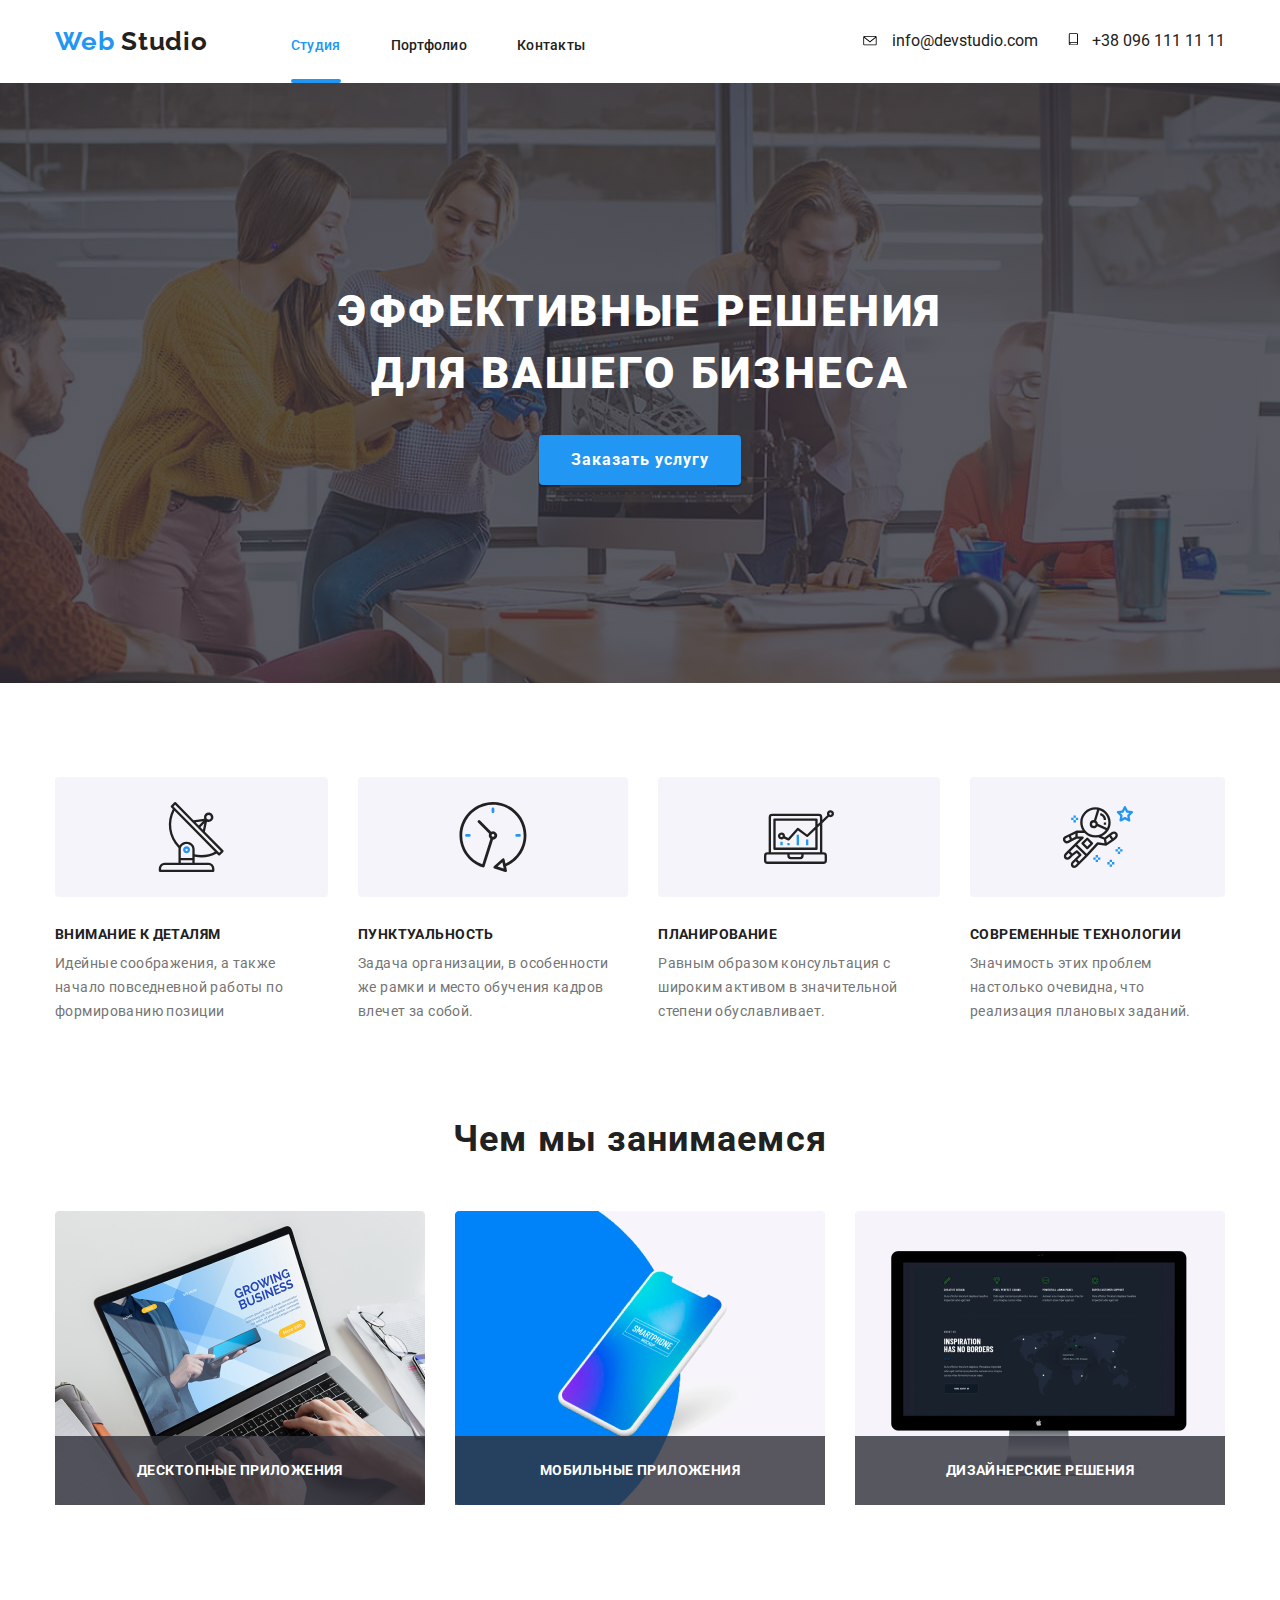
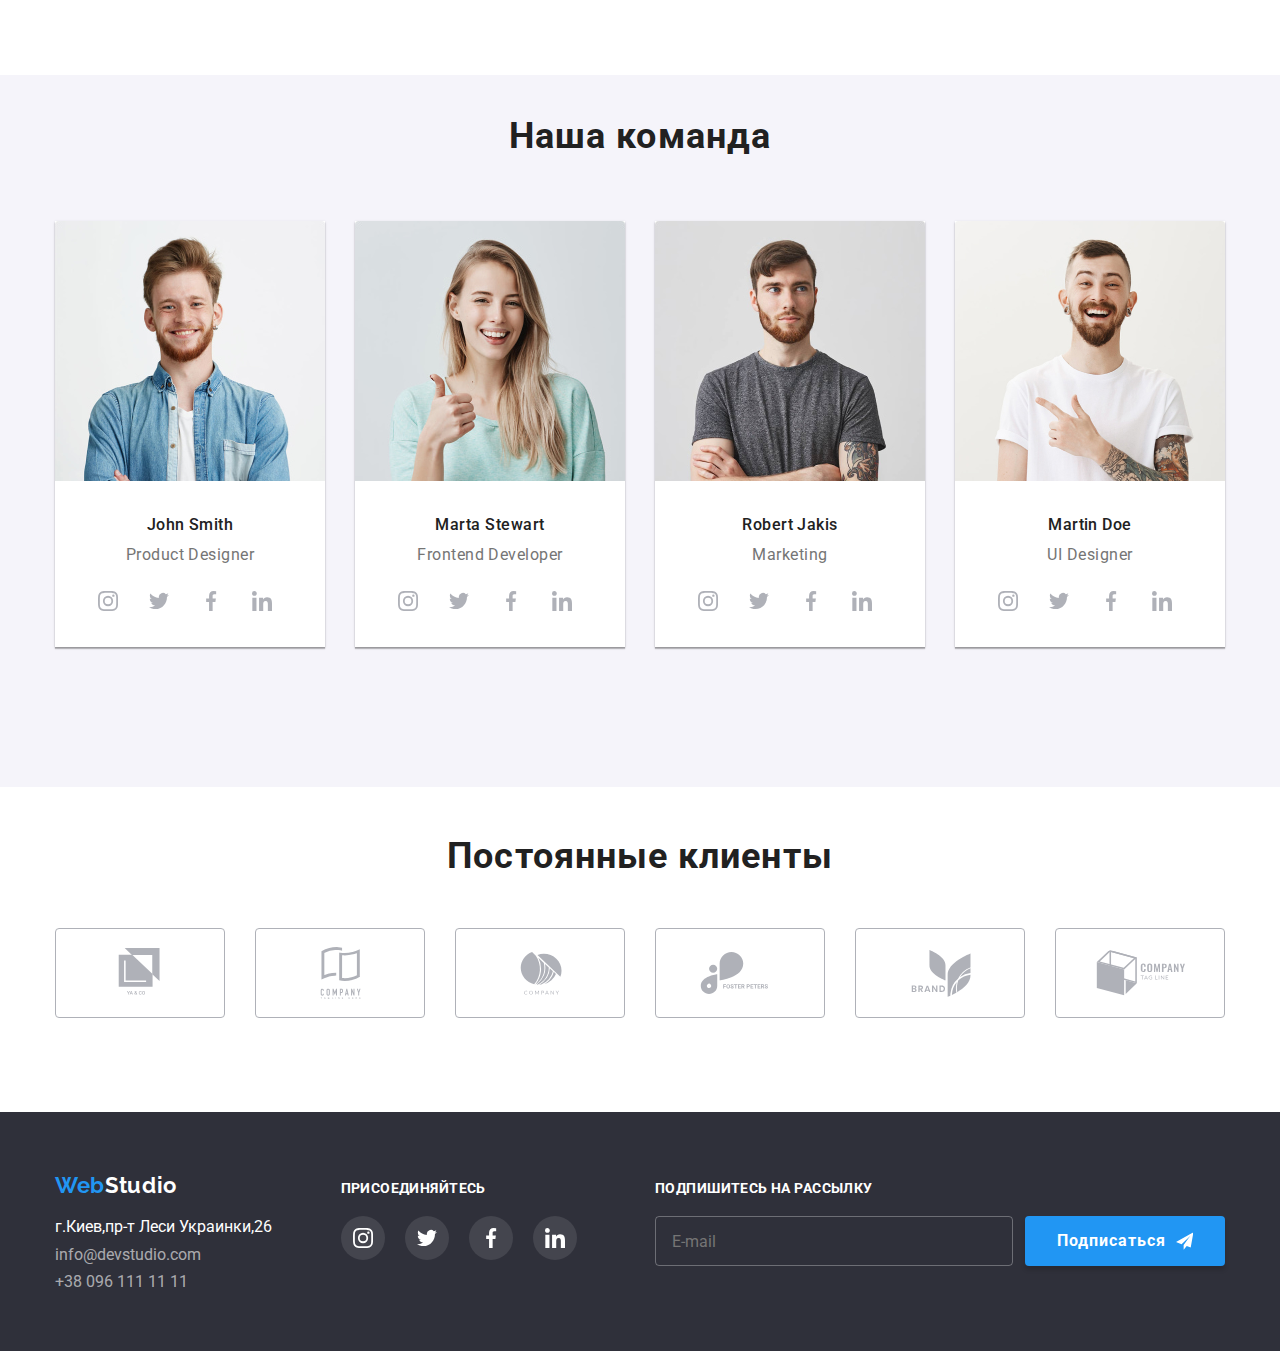
<file: index.html>
<!DOCTYPE html>
<html lang="ru">
  <head>
    <meta charset="UTF-8"/>
    <meta name="viewport" content="width=device-width, initial-scale=1.0"/>
    <title>Web-studio-v-1</title>
    <link
      href="https://fonts.googleapis.com/css2?family=Raleway:wght@700&family=Roboto:wght@400;500;700&display=swap"
      rel="stylesheet"/>
    <link rel="stylesheet" href="./css/normalize.css"/>
    <link rel="stylesheet" href="./css/main.min.css"/>
  </head>
  <body>
    
    <!---Шапка сайта-->
    <header>
      <div class="container">
        <nav class="page-nav">
          <a href="./index.html" class="logo-header"
            ><span class="logo-web-header">Web</span> Studio</a>
          <ul class="site-nav link">
            <li class="nav-box">
              <a class="nav-link link current" href="./index.html">Студия</a>
            </li>
            <li class="nav-box">
              <a class="nav-link link" href="./portfolio.html">Портфолио</a>
            </li>
            <li class="nav-box">
              <a class="nav-link link" href="">Контакты</a>
            </li>
          </ul>

          <address class="contacts">
            
            <a class="mail-box" href="mailto:info@devstudio.com">
              <svg class="icon-mail">
                <use href="./images/sprite.svg#icon-envelope"></use>
              </svg>
              info@devstudio.com</a>
            
            <a class="smartphone-box" href="tel:+380961111111">
              <svg class="icon-smartphone">
                <use href="./images/sprite.svg#icon-smartphone"></use>
              </svg>
              +38 096 111 11 11</a>
           
          </address>
        </nav>
      </div>
    </header>
    <!--Секции-->
    <main>
      <!--Герой-->
      <div class="overlay">
        <div class="hero-box">
          <section class="hero">
            <h1 class="hero-title">
              эффективные решения <br />
              для вашего бизнеса
            </h1>
            <button class="button" data-modal-open>Заказать услугу</button>
          </section>
        </div>
      </div>
      <!--Приемущества-->
      <section class="section advantages">
        <div class="container">
          <h2 class="invisible-title">Invisible heading</h2>
          <ul class="advantages-list">
            <li class="advantages-box antenna">
              <div class="advantages-items">
                <svg class="advantages-box-items">
                <use href="./images/sprite.svg#icon-Antenna-1"></use>
              </svg>
              </div>
              <h3 class="title">Внимание к деталям</h3>
              <p class="advantages-text">
                Идейные соображения, а также начало повседневной работы по
                формированию позиции
              </p>
            </li>

            <li class="advantages-box clock">
              <div class="advantages-items">
                <svg class="advantages-box-items">
                <use href="./images/sprite.svg#icon-clock-1"></use>
              </svg>
              </div>
              <h3 class="title">Пунктуальность</h3>
              <p class="advantages-text">
                Задача организации, в особенности же рамки и место обучения
                кадров влечет за собой.
              </p>
            </li>

            <li class="advantages-box diagram">
              <div class="advantages-items">
                <svg class="advantages-box-items">
                <use href="./images/sprite.svg#icon-diagram-1"></use>
              </svg>
              </div>
              <h3 class="title">Планирование</h3>
              <p class="advantages-text">
                Равным образом консультация с широким активом в значительной
                степени обуславливает.
              </p>
            </li>

            <li class="advantages-box group">
              <div class="advantages-items">
                <svg class="advantages-box-items">
                <use href="./images/sprite.svg#icon-astronaut-1"></use>
              </svg>
              </div>
              <h3 class="title">Современные технологии</h3>
              <p class="advantages-text">
                Значимость этих проблем настолько очевидна, что реализация
                плановых заданий.
              </p>
            </li>
          </ul>
        </div>
      </section>
      <!--Деятельность-->
      <section class="section activity">
        <div class="container">
          <h2 class="section-title">Чем мы занимаемся</h2>
          <ul class="activity-list">
            <li class="activity-box">
              <a href=""><img src="./images/img.png" alt="laptop" /></a>
              <h3 class="title">Десктопные приложения</h3>
            </li>

            <li class="activity-box">
              <a href=""><img src="./images/box.png" alt="smartphone" /></a>
              <h3 class="title">Мобильные приложения</h3>
            </li>

            <li class="activity-box">
              <a href=""><img src="./images/img1.png" alt="monitor" /></a>
              <h3 class="title">Дизайнерские решения</h3>
            </li>
          </ul>
        </div>
      </section>
      <!--Команда-->
      <section class="section team">
        <div class="container">
          <h2 class="section-title team">Наша команда</h2>
          <ul class="team-list">
            <li class="team-box">
              <img
                class="team-photo"
                src="./images/img_1.jpg"
                alt="John Smith"/>
              <h3 class="title team">John Smith</h3>
              <p class="team-text">Product Designer</p>
              <div class="social-box">
              <a class="social-link-team" href="" aria-label="Ссылка на Instagram">
                <svg class="icon-instagram">
                  <use href="./images/sprite.svg#icon-icon-instagram"></use>
                </svg>
                </a>
              <a class="social-link-team" href="" aria-label="Ссылка на Twitter">
                <svg class="icon-twitter">
                  <use href="./images/sprite.svg#icon-icon-twitter"></use>
                </svg>
              </a>
              <a class="social-link-team" href="" aria-label="Ссылка на Facebook">
                <svg class="icon-facebook">
                  <use href="./images/sprite.svg#icon-icon-facebook"></use>
                </svg>
              </a>
              <a class="social-link-team" href="" aria-label="Ссылка на LinkedIn">
                <svg class="icon-linkedin">
                  <use href="./images/sprite.svg#icon-icon-linkedin"></use>
                </svg>
              </a>
            </div>
            </li>

            <li class="team-box">
              <img
                class="team-photo"
                src="./images/img_2.jpg"
                alt="Marta Stewart"/>
              <h3 class="title team">Marta Stewart</h3>
              <p class="team-text">Frontend Developer</p>
              <div class="social-box">
              <a class="social-link-team" href="" aria-label="Ссылка на Instagram">
                <svg class="icon-instagram">
                  <use href="./images/sprite.svg#icon-icon-instagram"></use>
                </svg>
                </a>
                <a class="social-link-team" href="" aria-label="Ссылка на Twitter">
                  <svg class="icon-twitter">
                    <use href="./images/sprite.svg#icon-icon-twitter"></use>
                  </svg>
                </a>
                <a class="social-link-team" href="" aria-label="Ссылка на Facebook">
                  <svg class="icon-facebook">
                    <use href="./images/sprite.svg#icon-icon-facebook"></use>
                  </svg>
                </a>
                <a class="social-link-team" href="" aria-label="Ссылка на LinkedIn">
                  <svg class="icon-linkedin">
                    <use href="./images/sprite.svg#icon-icon-linkedin"></use>
                  </svg>
                </a>
              </div>
            </li>

            <li class="team-box">
              <img
                class="team-photo"
                src="./images/img_3.jpg"
                alt="Robert Jakis"/>
              <h3 class="title team">Robert Jakis</h3>
              <p class="team-text">Marketing</p>
              <div class="social-box">
              <a class="social-link-team" href="" aria-label="Ссылка на Instagram">
                <svg class="icon-instagram">
                  <use href="./images/sprite.svg#icon-icon-instagram"></use>
                </svg>
                </a>
                <a class="social-link-team" href="" aria-label="Ссылка на Twitter">
                  <svg class="icon-twitter">
                    <use href="./images/sprite.svg#icon-icon-twitter"></use>
                  </svg>
                </a>
                <a class="social-link-team" href="" aria-label="Ссылка на Facebook">
                  <svg class="icon-facebook">
                    <use href="./images/sprite.svg#icon-icon-facebook"></use>
                  </svg>
                </a>
                <a class="social-link-team" href="" aria-label="Ссылка на LinkedIn">
                  <svg class="icon-linkedin">
                    <use href="./images/sprite.svg#icon-icon-linkedin"></use>
                  </svg>
                </a>
              </div>
            </li>

            <li class="team-box">
              <img
                class="team-photo"
                src="./images/img_4.jpg"
                alt="Martin Doe"
              />
              <h3 class="title team">Martin Doe</h3>
              <p class="team-text">UI Designer</p>
              <div class="social-box">
              <a class="social-link-team" href="" aria-label="Ссылка на Instagram">
                <svg class="icon-instagram">
                  <use href="./images/sprite.svg#icon-icon-instagram"></use>
                </svg>
                </a>
                <a class="social-link-team" href="" aria-label="Ссылка на Twitter">
                  <svg class="icon-twitter">
                    <use href="./images/sprite.svg#icon-icon-twitter"></use>
                  </svg>
                </a>
                <a class="social-link-team" href="" aria-label="Ссылка на Facebook">
                  <svg class="icon-facebook">
                    <use href="./images/sprite.svg#icon-icon-facebook"></use>
                  </svg>
                </a>
                <a class="social-link-team" href="" aria-label="Ссылка на LinkedIn">
                  <svg class="icon-linkedin">
                    <use href="./images/sprite.svg#icon-icon-linkedin"></use>
                  </svg>
                </a>
              </div>
            </li>
          </ul>
        </div>
      </section>
      <!--Постоянные клиенты-->
      <section class="section clients">
        <div class="container">
          <h2 class="section-title">Постоянные клиенты</h2>
          <ul class="clients-list">
            <li class="clients-box">
              <div class="clients-items">
              <a class="clients-link" href="">
                <svg>
                  <use href="./images/sprite.svg#icon-Client-1">
                  </use>
                </svg>
              </a>
            </div>
            </li>
            <li class="clients-box">
              <div class="clients-items">
              <a class="clients-link" href="">
                <svg>
                  <use href="./images/sprite.svg#icon-Client-2">
                  </use>
                </svg>
              </a>
            </div>
            </li>
            <li class="clients-box">
              <div class="clients-items">
              <a class="clients-link" href="">
                <svg>
                  <use href="./images/sprite.svg#icon-Client-3">
                  </use>
                </svg>
              </a>
            </div>
            </li>
            <li class="clients-box">
              <div class="clients-items">
              <a class="clients-link" href="">
                <svg>
                  <use href="./images/sprite.svg#icon-Client-4">
                  </use>
                </svg>
               </a>
              </div>
            </li>
            <li class="clients-box">
              <div class="clients-items">
              <a class="clients-link" href="">
                <svg>
                  <use href="./images/sprite.svg#icon-Client-5">
                  </use>
                </svg>
              </a>
            </div>
            </li>
            <li class="clients-box">
              <div class="clients-items">
              <a class="clients-link" href="">
                <svg>
                  <use href="./images/sprite.svg#icon-Client-6">
                  </use>
                </svg>
              </a>
            </div>
            </li>
          </ul>
        </div>
      </section>
    </main>
    <!--Подвал-->
    <footer class="footer-section">
      <div class="container top-part">
        <div class="address-blok">
          <a href="./index.html" class="logo-footer"
            ><span class="logo-web-footer">Web</span>Studio</a
          >

          <address class="contacts footer">
            <p class="tipe-address">г.Киев,пр-т Леси Украинки,26</p>
            <a href="mailto:info@devstudio.com" class="tipe"
              >info@devstudio.com</a
            >
            <a href="tel:+380961111111" class="tipe">+38 096 111 11 11</a>
          </address>
        </div>
        <div class="item-colum">
          <p class="footer-title">присоединяйтесь</p>
          <ul class="social-link-box">
            <li>
              <a class="social-link footer" href="" aria-label="Ссылка на Instagram">
                <svg class="instagram-footer">
                  <use href="./images/sprite.svg#icon-icon-instagram"></use>
                </svg>
              </a>
            </li>
            <li>
              <a class="social-link footer" href="" aria-label="Ссылка на Twitter">
                <svg class="twitter-footer">
                  <use href="./images/sprite.svg#icon-icon-twitter"></use>
                </svg>
              </a>
            </li>
            <li>
              <a class="social-link footer" href="" aria-label="Ссылка на Facebook">
                <svg class="facebook-footer">
                  <use href="./images/sprite.svg#icon-icon-facebook"></use>
                </svg>
              </a>
            </li>
            <li>
              <a class="social-link footer" href="" aria-label="Ссылка на LinkedIn">
                <svg class="linkedin-footer">
                  <use href="./images/sprite.svg#icon-icon-linkedin"></use>
                </svg>
              </a>
            </li>
          </ul>
        </div>
        <div class="item-colum subscription">
          <p class="footer-title">Подпишитесь на рассылку</p>
          <form class="footer-form">
            <input class="email" type="email" placeholder="E-mail" />
            <button class="button footer">Подписаться
              <svg class="button-icon">
                <use href="./images/sprite.svg#icon-icon-send"></use>
              </svg>
            </button>
          </form>
        </div>
      </div>
    </footer>

    <!--Форма-->

    <div class="backdrop is-hidden" data-modal>
      <div>
        <form class=" form js-speaker-form">
          <h1 class="form-title">Оставьте свои данные, мы вам перезвоним</h1>
        <div class="form-field">
          <input class="form-input" type="text" name="user-name" id="user-name" placeholder=" " />
          <label for="user-name" class="form-label">Имя</label>
          <svg class="user-icon">
            <use href="./images/sprite.svg#icon-user-icon"></use>
          </svg>
        </div>
        
        <div class="form-field">
          <input class="form-input" type="tel" name="tel" id="tel" placeholder=" "/>
          <label for="tel" class="form-label">Телефон</label>
          <svg class="user-icon">
            <use href="./images/sprite.svg#icon-tel-icon"></use>
          </svg>
        </div>
        
        <div class="form-field">
          <input class="form-input" type="email" name="mail" id="mail" placeholder=" "/>
          <label for="mail" class="form-label">Почта</label>
          <svg class="user-icon">
            <use href="./images/sprite.svg#icon-mail-icon"></use>
          </svg> 
        </div>
        
        <div class="form-field">
          <textarea class="form-input-comment" name="comment" id="comment" rows="10" placeholder=" "></textarea>
          <label class="form-label-comment" for="comment">Комментарий</label>
        </div>
         
        <div class="form-field">
          <label class="field">
            <input class="checkbox" type="checkbox" name="policy"/>
            <span class="checkbox-icon"></span>
            <span class="field-text">Соглашаюсь с рассылкой и принимаю 
              <a class="field-policy" href="">Условия договора</a>
            </span>
          </label>
        </div>
    
          <div class="open-button">
            <button class="button" type="submit">Отправить</button>
          </div>

          <button class="close-button" data-modal-close>
            <svg class="close-icon">
              <use href="./images/sprite.svg#icon-close"></use>
            </svg>
          </button>
    
        </form>
      </div>
    </div>
    <script src="./js/modal.js"></script>
  </body>
</html>
</file>
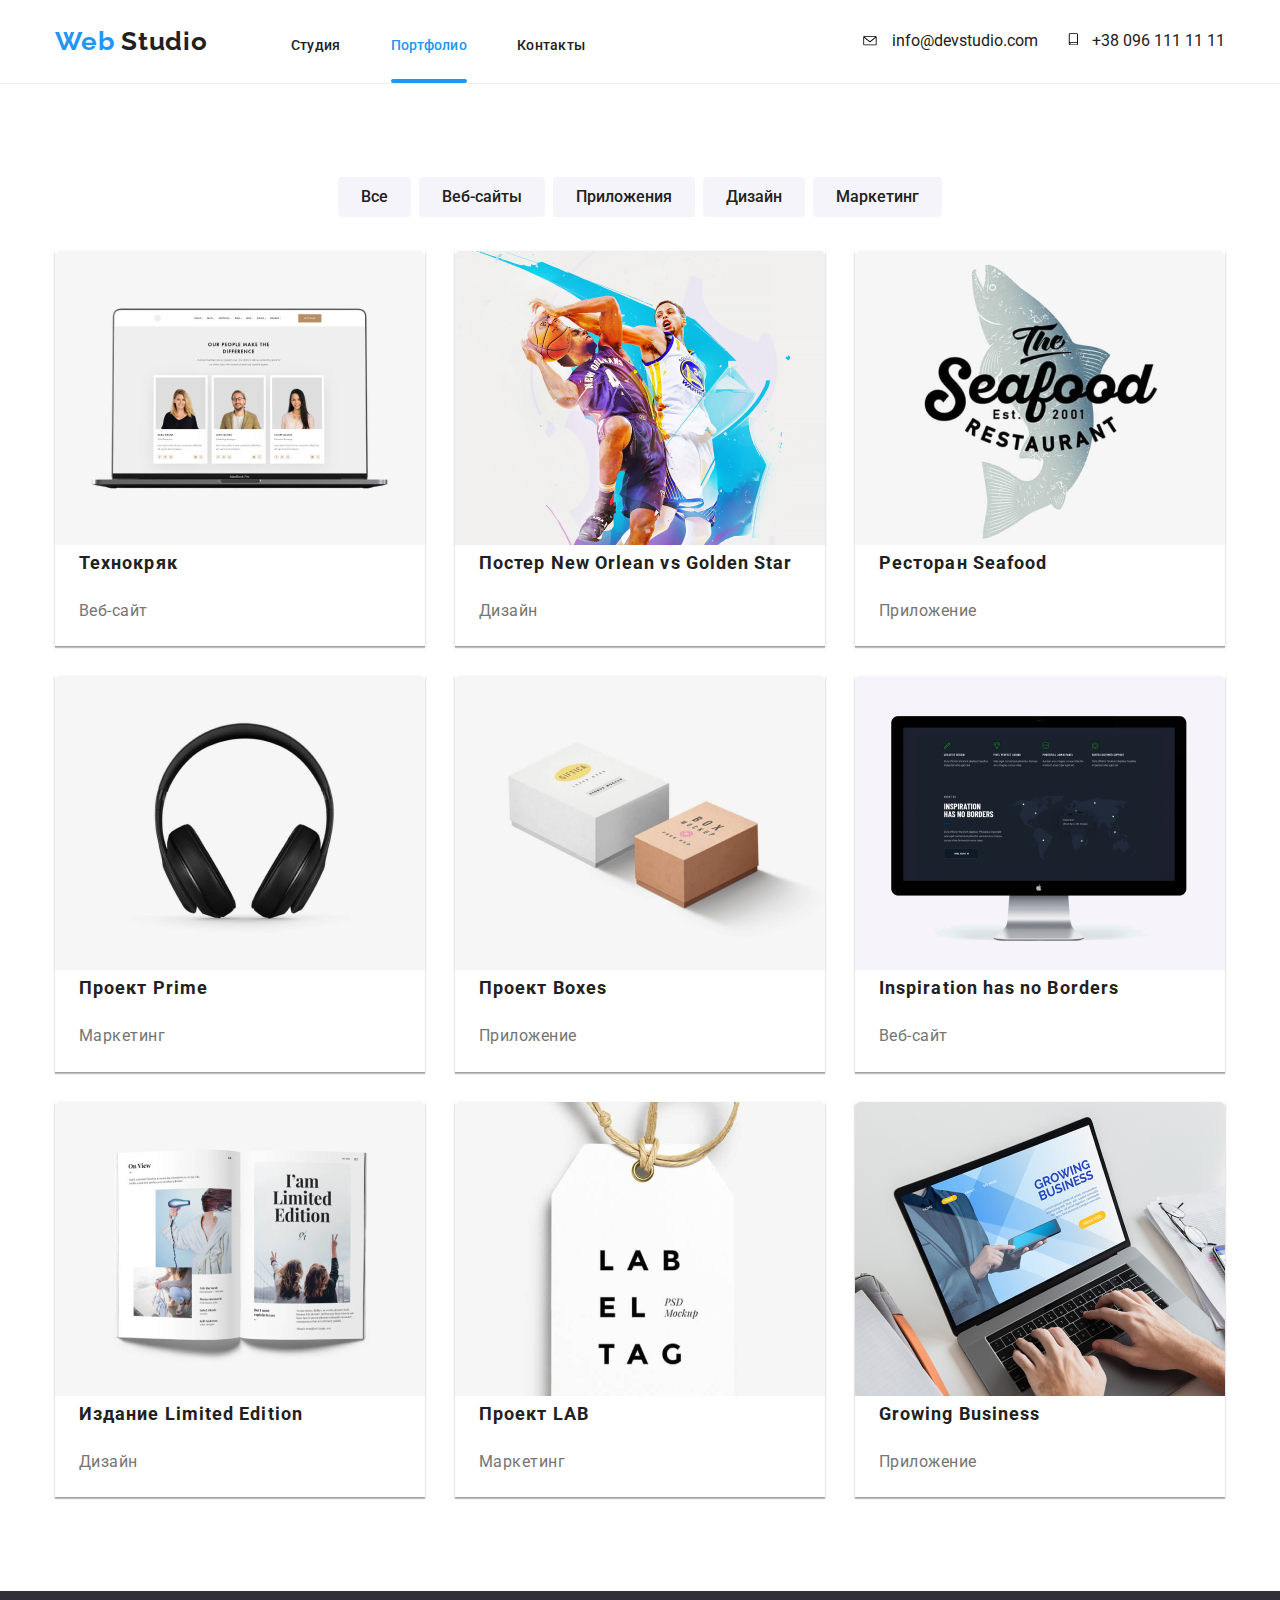
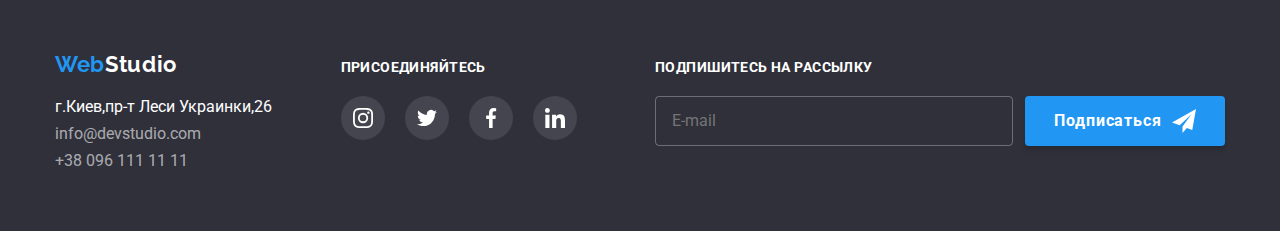
<file: portfolio.html>
<!DOCTYPE html>
<html lang="ru">
  <head>
    <meta charset="UTF-8" />
    <meta name="viewport" content="width=device-width, initial-scale=1.0" />
    <title>Web-studio-v-1</title>
    <link
      href="https://fonts.googleapis.com/css2?family=Raleway:wght@700&family=Roboto:wght@400;500;700&display=swap"
      rel="stylesheet"
    />
    <link rel="stylesheet" href="./css/normalize.css" />
    <link rel="stylesheet" href="./css/portfolio.min.css" />
  </head>
  <body>
    <!---Шапка сайта-->
    <header class="portfolio-header">
      <div class="container">
      <nav class="page-nav">
        <a href="./index.html" class="logo-header"><span class="logo-web-header">Web</span> Studio</a>
        <ul class="site-nav link">
          <li class="nav-box">
            <a class="nav-link link" href="./index.html">Студия</a>
          </li>
          <li class="nav-box">
            <a class="nav-link link current" href="./portfolio.html">Портфолио</a>
          </li>
          <li class="nav-box">
            <a class="nav-link link" href="">Контакты</a>
          </li>
        </ul>

        <address class="contacts">
            
          <a class="mail-box" href="mailto:info@devstudio.com">
            <svg class="icon-mail">
              <use href="./images/sprite.svg#icon-envelope"></use>
            </svg>
            info@devstudio.com</a>
          
          <a class="smartphone-box" href="tel:+380961111111">
            <svg class="icon-smartphone">
              <use href="./images/sprite.svg#icon-smartphone"></use>
            </svg>
            +38 096 111 11 11</a>
         
        </address>
      </nav>
        </div>
    </header>
    <!--Проекты-->
    <main>
      <section class="section projects-page">
        <div class="container">
        <h1 class="invisible-title">Invisible title</h1>
        <ul class="projects-button">
          <li><button type="button" class="radio-button">Все</button></li>
          <li><button type="button" class="radio-button">Веб-сайты</button></li>
          <li><button type="button" class="radio-button">Приложения</button></li>
          <li><button type="button" class="radio-button">Дизайн</button></li>
          <li><button type="button" class="radio-button">Маркетинг</button></li>
        </ul>
        <ul class="projects">
          <li class="projects-item">
            <a class="projects-link" href="">
              <div class="overlay-container">
                
              <img class="projects-img" src="./images/img-portfolio-1.png" alt="Img-portfolio-1" />
                <p class="project-description">
                  Технокряк это современная площадка распространения коронавируса.
                  Компании используют эту платформу для цифрового шпионажа и атак
                  на защищённые сервера конкурентов.
                </p>
  
              </div>
              <h2 class="project-title">Технокряк</h2>
              <p class="text-primary">Веб-сайт</p>
            </a>
          </li>
          <li class="projects-item">
            <a class="projects-link" href="">
              <img class="projects-img" src="./images/img-portfolio-2.png" alt="Img-portfolio-2" />
              <h2 class="project-title">Постер New Orlean vs Golden Star</h2>
              <p class="text-primary">Дизайн</p>
            </a>
          </li>
          <li class="projects-item">
            <a class="projects-link" href="">
              <img class="projects-img" src="./images/img-portfolio-3.png" alt="Img-portfolio-3" />
              <h2 class="project-title">Ресторан Seafood</h2>
              <p class="text-primary">Приложение</p>
            </a>
          </li>
          <li class="projects-item">
            <a class="projects-link" href="">
              <img class="projects-img" src="./images/img-portfolio-4.png" alt="Img-portfolio-4" />
              <h2 class="project-title">Проект Prime</h2>
              <p class="text-primary">Маркетинг</p>
            </a>
          </li>
          <li class="projects-item">
            <a class="projects-link" href="">
              <img class="projects-img" src="./images/img-portfolio-5.png" alt="Img-portfolio-5" />
              <h2 class="project-title">Проект Boxes</h2>
              <p class="text-primary">Приложение</p>
            </a>
          </li>
          <li class="projects-item">
            <a class="projects-link" href="">
              <img class="projects-img" src="./images/img-portfolio-6.png" alt="Img-portfolio-6" />
              <h2 class="project-title">Inspiration has no Borders</h2>
              <p class="text-primary">Веб-сайт</p>
            </a>
          </li>
          <li class="projects-item">
            <a class="projects-link" href="">
              <img class="projects-img" src="./images/img-portfolio-7.png" alt="Img-portfolio-7" />
              <h2 class="project-title">Издание Limited Edition</h2>
              <p class="text-primary">Дизайн</p>
            </a>
          </li>
          <li class="projects-item">
            <a class="projects-link" href="">
              <img class="projects-img" src="./images/img-portfolio-8.png" alt="Img-portfolio-8" />
              <h2 class="project-title">Проект LAB</h2>
              <p class="text-primary">Маркетинг</p>
            </a>
          </li>
          <li class="projects-item">
            <a class="projects-link" href="">
              <img class="projects-img" src="./images/img-portfolio-9.png" alt="Img-portfolio-9" />
              <h2 class="project-title">Growing Business</h2>
              <p class="text-primary">Приложение</p>
            </a>
          </li>
        </ul>
      </div>
      </section>
    </main>
    <!--Подвал-->
    <footer class="footer-section">
      <div class="container top-part">
        <div class="address-blok">
          <a href="./index.html" class="logo-footer"
            ><span class="logo-web-footer">Web</span>Studio</a
          >

          <address class="contacts footer">
            <p class="tipe-address">г.Киев,пр-т Леси Украинки,26</p>
            <a href="mailto:info@devstudio.com" class="tipe"
              >info@devstudio.com</a
            >
            <a href="tel:+380961111111" class="tipe">+38 096 111 11 11</a>
          </address>
        </div>
        <div class="item-colum">
          <p class="footer-title">присоединяйтесь</p>
          <ul class="social-link-box">
            <li>
              <a class="social-link footer" href="" aria-label="Ссылка на Instagram">
                <svg class="instagram-footer">
                  <use href="./images/sprite.svg#icon-icon-instagram"></use>
                </svg>
              </a>
            </li>
            <li>
              <a class="social-link footer" href="" aria-label="Ссылка на Twitter">
                <svg class="twitter-footer">
                  <use href="./images/sprite.svg#icon-icon-twitter"></use>
                </svg>
              </a>
            </li>
            <li>
              <a class="social-link footer" href="" aria-label="Ссылка на Facebook">
                <svg class="facebook-footer">
                  <use href="./images/sprite.svg#icon-icon-facebook"></use>
                </svg>
              </a>
            </li>
            <li>
              <a class="social-link footer" href="" aria-label="Ссылка на LinkedIn">
                <svg class="linkedin-footer">
                  <use href="./images/sprite.svg#icon-icon-linkedin"></use>
                </svg>
              </a>
            </li>
          </ul>
        </div>
        <div class="item-colum subscription">
          <p class="footer-title">Подпишитесь на рассылку</p>
          <form class="footer-form">
            <input class="email" type="email" placeholder="E-mail" />
            <button class="button footer">Подписаться
              <svg class="button-icon">
                <use href="./images/sprite.svg#icon-icon-send"></use>
              </svg>
            </button>
          </form>
        </div>
      </div>
    </footer>
  </body>
</html>
</file>
<file: css/main.min.css>
/*! normalize.css v8.0.1 | MIT License | github.com/necolas/normalize.css */html{line-height:1.15;-webkit-text-size-adjust:100%}body{margin:0}main{display:block}h1{font-size:2em;margin:0.67em 0}hr{-webkit-box-sizing:content-box;box-sizing:content-box;height:0;overflow:visible}pre{font-family:monospace, monospace;font-size:1em}a{background-color:transparent}abbr[title]{border-bottom:none;text-decoration:underline;-webkit-text-decoration:underline dotted;text-decoration:underline dotted}b,strong{font-weight:bolder}code,kbd,samp{font-family:monospace, monospace;font-size:1em}small{font-size:80%}sub,sup{font-size:75%;line-height:0;position:relative;vertical-align:baseline}sub{bottom:-0.25em}sup{top:-0.5em}img{border-style:none}button,input,optgroup,select,textarea{font-family:inherit;font-size:100%;line-height:1.15;margin:0}button,input{overflow:visible}button,select{text-transform:none}button,[type="button"],[type="reset"],[type="submit"]{-webkit-appearance:button}button::-moz-focus-inner,[type="button"]::-moz-focus-inner,[type="reset"]::-moz-focus-inner,[type="submit"]::-moz-focus-inner{border-style:none;padding:0}button:-moz-focusring,[type="button"]:-moz-focusring,[type="reset"]:-moz-focusring,[type="submit"]:-moz-focusring{outline:1px dotted ButtonText}fieldset{padding:0.35em 0.75em 0.625em}legend{-webkit-box-sizing:border-box;box-sizing:border-box;color:inherit;display:table;max-width:100%;padding:0;white-space:normal}progress{vertical-align:baseline}textarea{overflow:auto}[type="checkbox"],[type="radio"]{-webkit-box-sizing:border-box;box-sizing:border-box;padding:0}[type="number"]::-webkit-inner-spin-button,[type="number"]::-webkit-outer-spin-button{height:auto}[type="search"]{-webkit-appearance:textfield;outline-offset:-2px}[type="search"]::-webkit-search-decoration{-webkit-appearance:none}::-webkit-file-upload-button{-webkit-appearance:button;font:inherit}details{display:block}summary{display:list-item}template{display:none}[hidden]{display:none}body{background-color:#fff;color:#757575;font-family:Roboto,sans-serif}a{text-decoration:none}ul{list-style:none}html{-webkit-box-sizing:border-box;box-sizing:border-box}*,*::before,*::after{-webkit-box-sizing:border-box;box-sizing:border-box}.container{width:1200px;margin-right:auto;margin-left:auto;padding-left:15px;padding-right:15px}.title{margin:0px;padding:0px}.section{margin-top:0px;padding:0px}.section-title{padding:0px;margin-bottom:50px;margin-top:0px;font-weight:700;font-size:36px;line-height:1.2;text-align:center;letter-spacing:0.03em;color:#212121}.portfolio-header{margin-bottom:94px;outline:1px solid #ECECEC}.invisible-title{opacity:0;margin:0px;padding:0px;height:0px}.page-nav{display:-webkit-box;display:-ms-flexbox;display:flex;-webkit-box-align:center;-ms-flex-align:center;align-items:center;-webkit-box-pack:center;-ms-flex-pack:center;justify-content:center}.logo-header{display:block;font-family:Raleway,sans-serif;color:#212121;font-style:normal;font-weight:700;font-size:26px;line-height:1.2;letter-spacing:0.03em}.logo-web-header{color:#2196f3}.site-nav{padding:0px;margin-left:83px;margin-top:0px;margin-bottom:0px;display:-webkit-box;display:-ms-flexbox;display:flex}.site-nav a{color:#212121;display:block;padding-top:37px;padding-bottom:30px;-webkit-transition:250ms cubic-bezier(0.4, 0, 0.2, 1);transition:250ms cubic-bezier(0.4, 0, 0.2, 1)}.site-nav>.nav-box:not(:last-child){margin-right:50px}.site-nav .link{display:block;padding-top:37px;padding-bottom:30px;-webkit-transition:250ms cubic-bezier(0.4, 0, 0.2, 1);transition:250ms cubic-bezier(0.4, 0, 0.2, 1)}.site-nav .link:hover,.site-nav .link:focus{color:#2196f3}.site-nav .link.current{color:#2196f3}.nav-link{position:relative;display:-webkit-box;display:-ms-flexbox;display:flex;-webkit-box-align:center;-ms-flex-align:center;align-items:center;padding-top:32px;padding-bottom:32px;font-family:Roboto;font-style:normal;font-weight:500;font-size:14px;line-height:16px;letter-spacing:0.02em;color:#212121}.current::after{content:"";position:absolute;left:0;bottom:0;display:block;width:100%;height:4px;border-radius:2px;background-color:#2196f3}.contacts{display:-webkit-box;display:-ms-flexbox;display:flex;margin-left:auto;font-style:normal}.contacts a{color:#212121}.contacts a:hover,.contacts a:focus{color:#2196f3;fill:#2196f3}.mail-box{margin-right:30px}.icon-mail{display:inline-block;margin-right:10px;width:16px;height:10px}.icon-smartphone{display:inline-block;margin-right:10px;width:10px;height:13px}.footer-section{background-color:#2f303a;padding-top:60px;padding-bottom:60px}.footer-section>.container{display:-webkit-box;display:-ms-flexbox;display:flex}.container.top-part{-webkit-box-pack:justify;-ms-flex-pack:justify;justify-content:space-between;-webkit-box-align:baseline;-ms-flex-align:baseline;align-items:baseline}.address-blok{display:block;-webkit-box-orient:vertical;-webkit-box-direction:normal;-ms-flex-direction:column;flex-direction:column}.item-colum{display:block;-webkit-box-orient:vertical;-webkit-box-direction:normal;-ms-flex-direction:column;flex-direction:column}.item-colum>.subscription{margin-right:auto;width:570px;height:86px}.logo-footer{display:block;margin:0px;font-family:Raleway,sans-serif;font-weight:700;font-size:22px;line-height:1.2;letter-spacing:0.03em;color:#fff}.logo-web-footer{color:#2196f3}.contacts.footer{display:-webkit-box;display:-ms-flexbox;display:flex;-webkit-box-align:start;-ms-flex-align:start;align-items:flex-start;-webkit-box-orient:vertical;-webkit-box-direction:normal;-ms-flex-direction:column;flex-direction:column;margin-top:20px;margin-bottom:0px;padding:0px;font-style:normal}.contacts.footer>.tipe{margin-top:9px;margin-left:0px;padding:0px;color:rgba(255,255,255,0.6);-webkit-transition:250ms cubic-bezier(0.4, 0, 0.2, 1);transition:250ms cubic-bezier(0.4, 0, 0.2, 1)}.contacts.footer>.tipe:hover,.contacts.footer>.tipe:focus{color:#2196f3}.tipe-address{padding:0px;margin:0px;color:#fff}.footer-title{padding:0px;margin-bottom:20px;margin-top:0px;font-weight:700;font-size:14px;line-height:1.1;letter-spacing:0.03em;text-transform:uppercase;color:#fff}.social-link-box{display:-webkit-box;display:-ms-flexbox;display:flex;padding:0px;margin:0px}.social-link-box li:not(:last-child){margin-right:10px}.social-link{padding:0px;color:#fff;background-color:rgba(255,255,255,0.1)}.social-link.footer{display:-webkit-box;display:-ms-flexbox;display:flex;-webkit-box-pack:center;-ms-flex-pack:center;justify-content:center;-webkit-box-align:center;-ms-flex-align:center;align-items:center;margin-right:10px;width:44px;height:44px;border-radius:50%}.social-link-box a{-webkit-transition:250ms cubic-bezier(0.4, 0, 0.2, 1);transition:250ms cubic-bezier(0.4, 0, 0.2, 1)}.social-link-box a:hover{background-color:#2196f3}.instagram-footer{width:20px;height:20px;fill:#fff}.twitter-footer{width:20px;height:20px;fill:#fff}.facebook-footer{width:20px;height:20px;fill:#fff}.linkedin-footer{width:20px;height:20px;fill:#fff}.button.footer{display:-webkit-box;display:-ms-flexbox;display:flex;-webkit-box-pack:center;-ms-flex-pack:center;justify-content:center;-webkit-box-align:center;-ms-flex-align:center;align-items:center;width:200px;height:50px;background-color:#2196f3;-webkit-box-shadow:0px 4px 4px rgba(0,0,0,0.15);box-shadow:0px 4px 4px rgba(0,0,0,0.15);border-radius:4px;border:none;font-weight:700;font-size:16px;line-height:30px;color:#fff;letter-spacing:0.06em}.button-icon{margin-left:10px;height:24px;width:24px;fill:#fff}.footer-form{display:-webkit-inline-box;display:-ms-inline-flexbox;display:inline-flex}.footer-form input{margin-right:12px;padding:15px 16px;color:#fff}.email{margin-right:12px;width:358px;height:50px;border:1px solid rgba(255,255,255,0.3);border-radius:4px;background-color:inherit}.overlay{background-image:-webkit-gradient(linear, left top, left bottom, from(rgba(47,48,58,0.8)), to(rgba(47,48,58,0.8))),url(../images/Header-img.jpg);background-image:linear-gradient(rgba(47,48,58,0.8), rgba(47,48,58,0.8)),url(../images/Header-img.jpg);background-repeat:no-repeat;background-position:center;background-size:cover}.hero{-webkit-box-align:center;-ms-flex-align:center;align-items:center;text-align:center}.hero-box{display:-webkit-box;display:-ms-flexbox;display:flex;-webkit-box-align:center;-ms-flex-align:center;align-items:center;-webkit-box-pack:center;-ms-flex-pack:center;justify-content:center;margin-right:auto;margin-left:auto;margin-bottom:94px;max-width:1600px;height:600px}.hero-title{margin-top:0px;margin-bottom:30px;font-weight:900;font-size:44px;line-height:1.4;letter-spacing:0.06em;text-transform:uppercase;color:#fff}.button{display:inline-block;-webkit-box-align:center;-ms-flex-align:center;align-items:center;text-align:center;border:inherit;border-radius:4px;outline:none;padding:10px 32px;background-color:#2196f3;color:#fff;-webkit-box-shadow:0px 2px 1px rgba(0,0,0,0.2),0px 1px 1px rgba(0,0,0,0.14),0px 1px 3px rgba(0,0,0,0.12);box-shadow:0px 2px 1px rgba(0,0,0,0.2),0px 1px 1px rgba(0,0,0,0.14),0px 1px 3px rgba(0,0,0,0.12);font-family:Roboto;font-style:normal;font-weight:bold;letter-spacing:0.06em;font-size:16px;line-height:30px;min-width:200px;cursor:pointer}.section.advantages{margin-bottom:94px}.advantages-list{display:-webkit-box;display:-ms-flexbox;display:flex;padding:0px;margin:0px}.advantages-list .title{margin-bottom:10px;font-weight:700;font-size:14px;line-height:1.1;letter-spacing:0.03em;text-transform:uppercase;color:#212121}.advantages-box:not(:last-child){margin-right:30px}.advantages-items{text-align:center;margin-bottom:30px;height:120px;padding-top:25px;background-color:#F5F4FA;border-radius:4px}.advantages-box-items{width:70px;height:70px}.advantages-text{padding:0px;margin:0px;font-weight:normal;font-size:14px;line-height:1.7;letter-spacing:0.03em}.section.activity{margin-bottom:140px}.activity-list{display:-webkit-box;display:-ms-flexbox;display:flex;padding:0px;margin:0px}.activity-list .title{position:absolute;bottom:0;left:0;width:100%;padding-top:27px;padding-bottom:27px;font-weight:700;font-size:14px;line-height:1.1;letter-spacing:0.03em;text-align:center;text-transform:uppercase;color:#fff;background-color:rgba(47,48,58,0.8)}.activity-box{position:relative;width:calc((100% - 60px) / 3);margin-bottom:30px}.activity-box img{display:block}.activity-box:not(:last-child){margin-right:30px}.section.team{margin-bottom:48px;background-color:#F5F4FA}.team-list{display:-webkit-box;display:-ms-flexbox;display:flex;padding-bottom:140px;padding-left:0px;margin:0px}.team-list .title{padding:0px;margin-bottom:10px;font-weight:500;font-size:16px;line-height:1.2;letter-spacing:0.03em;color:#212121}.team-box{width:calc((100% - 90px) / 4);padding-bottom:24px;background-color:#fff;-webkit-box-shadow:0px 2px 1px rgba(0,0,0,0.2),0px 1px 1px rgba(0,0,0,0.14),0px 1px 3px rgba(0,0,0,0.12);box-shadow:0px 2px 1px rgba(0,0,0,0.2),0px 1px 1px rgba(0,0,0,0.14),0px 1px 3px rgba(0,0,0,0.12)}.team-box:not(:last-child){margin-right:30px}.section-title.team{padding-top:40px;margin-bottom:64px;font-size:36px;line-height:42px;text-align:center;letter-spacing:0.03em}.team-photo{margin-bottom:30px;border-radius:4px 4px 0px 0px}.img{display:block;max-width:100%;height:auto}.title.team{text-align:center}.team-text{padding:0px;margin-top:0px;margin-bottom:15px;font-weight:normal;font-size:16px;line-height:19px;letter-spacing:0.03em;text-align:center}.social-box{display:-webkit-box;display:-ms-flexbox;display:flex;text-align:center;padding-left:32px;padding-right:32px}.social-link-team{display:-webkit-box;display:-ms-flexbox;display:flex;-webkit-box-pack:center;-ms-flex-pack:center;justify-content:center;-webkit-box-align:center;-ms-flex-align:center;align-items:center;margin-right:10px;width:44px;height:44px;border-radius:50%;color:#AFB1B8;-webkit-transition:250ms cubic-bezier(0.4, 0, 0.2, 1);transition:250ms cubic-bezier(0.4, 0, 0.2, 1)}.social-link-team:hover,.social-link-team:focus{background-color:#2196f3;color:#fff}.icon-instagram{width:20px;height:20px;fill:currentColor;color:inherit}.icon-twitter{width:20px;height:20px;fill:currentColor;color:inherit}.icon-facebook{width:20px;height:20px;fill:currentColor;color:inherit}.icon-linkedin{width:20px;height:20px;fill:currentColor;color:inherit}.section.clients{margin-bottom:94px}.clients-list{display:-webkit-box;display:-ms-flexbox;display:flex;padding:0px;margin:0px}.clients-box:not(:last-child){margin-right:30px}.clients-link{display:-webkit-box;display:-ms-flexbox;display:flex;-webkit-box-pack:center;-ms-flex-pack:center;justify-content:center;-webkit-box-align:center;-ms-flex-align:center;align-items:center;height:90px;width:170px;border:1px solid #AFB1B8;border-radius:4px;fill:#AFB1B8;-webkit-transition:250ms cubic-bezier(0.4, 0, 0.2, 1);transition:250ms cubic-bezier(0.4, 0, 0.2, 1)}.clients-link:hover{fill:#2196f3;border:1px solid #2196f3}.backdrop{position:fixed;top:0px;left:0px;width:100%;height:100%;background-color:rgba(0,0,0,0.2);opacity:1;-webkit-transition:opacity 250ms cubic-bezier(0.4, 0, 0.2, 1);transition:opacity 250ms cubic-bezier(0.4, 0, 0.2, 1)}.backdrop.is-hidden{opacity:0;pointer-events:none}.backdrop.is-hidden .form{-webkit-transform:translate(-50%, -50%) scale(0.9);transform:translate(-50%, -50%) scale(0.9)}.form{position:absolute;top:50%;left:50%;-webkit-transform:translate(-50%, -50%) scale(1);transform:translate(-50%, -50%) scale(1);-webkit-transition:-webkit-transform 250ms cubic-bezier(0.4, 0, 0.2, 1);transition:-webkit-transform 250ms cubic-bezier(0.4, 0, 0.2, 1);transition:transform 250ms cubic-bezier(0.4, 0, 0.2, 1);transition:transform 250ms cubic-bezier(0.4, 0, 0.2, 1), -webkit-transform 250ms cubic-bezier(0.4, 0, 0.2, 1);min-width:528px;min-height:581px;margin-left:auto;margin-right:auto;padding:40px;background-color:#fff;-webkit-box-shadow:0px 2px 1px rgba(0,0,0,0.2),0px 1px 1px rgba(0,0,0,0.14),0px 1px 3px rgba(0,0,0,0.12);box-shadow:0px 2px 1px rgba(0,0,0,0.2),0px 1px 1px rgba(0,0,0,0.14),0px 1px 3px rgba(0,0,0,0.12);border-radius:4px 4px 4px 4px}.form-field{position:relative;margin-bottom:28px;display:-webkit-box;display:-ms-flexbox;display:flex;-webkit-box-orient:vertical;-webkit-box-direction:normal;-ms-flex-direction:column;flex-direction:column}.form-field input{margin:0px;padding:12px 42px;border:1px solid #757575;border-radius:3px}.form-field textarea{padding:12px 16px;height:120px;width:448px}.form-label{position:absolute;top:50%;left:42px;-webkit-transform:translateY(-50%);transform:translateY(-50%);-webkit-transition:-webkit-transform 250ms linear;transition:-webkit-transform 250ms linear;transition:transform 250ms linear;transition:transform 250ms linear, -webkit-transform 250ms linear}.form-input:focus+.form-label,.form-input:not(:placeholder-shown)+.form-label{-webkit-transform:translateY(-40px);transform:translateY(-40px);left:15px;color:#2196f3}.form-label-comment{position:absolute;top:16px;left:16px;-webkit-transform:translateY(-50%);transform:translateY(-50%);-webkit-transition:-webkit-transform 250ms linear;transition:-webkit-transform 250ms linear;transition:transform 250ms linear;transition:transform 250ms linear, -webkit-transform 250ms linear}.form-input-comment:focus+.form-label-comment,.form-input-comment:not(:placeholder-shown)+.form-label-comment{-webkit-transform:translateY(-35px);transform:translateY(-35px);color:#2196f3}.form-input:focus,.form-input-comment:focus{outline:none;border-color:#2196f3}.form-title{margin-top:0px;margin-bottom:28px;font-size:20px;line-height:23px;text-align:center;letter-spacing:0.03em;color:#212121}.user-icon{position:absolute;top:50%;left:19px;-webkit-transform:translateY(-50%);transform:translateY(-50%);display:inline-block;width:12px;height:12px}.form-input:focus ~ .user-icon{fill:#2196f3}.checkbox{position:absolute;width:1px;height:1px;margin:-1px;border:0;padding:0;clip:rect(0 0 0 0);overflow:hidden}.checkbox:checked+.checkbox-icon{background-color:#2196f3;border-color:#2196f3;background-image:url(../images/icon-check.svg);background-size:contain;background-origin:border-box}.field{display:-webkit-box;display:-ms-flexbox;display:flex;-webkit-box-align:center;-ms-flex-align:center;align-items:center}.checkbox-icon{display:inline-block;width:16px;height:15px;margin-right:7px;border:2px solid #212121;border-radius:2px}.field-policy{color:#2196f3;text-decoration:underline}.open-button{display:-webkit-box;display:-ms-flexbox;display:flex;-webkit-box-pack:center;-ms-flex-pack:center;justify-content:center;-webkit-box-align:center;-ms-flex-align:center;align-items:center}.close-button{position:absolute;display:-webkit-box;display:-ms-flexbox;display:flex;-webkit-box-align:center;-ms-flex-align:center;align-items:center;-webkit-box-pack:center;-ms-flex-pack:center;justify-content:center;width:30px;height:30px;right:8px;top:8px;background:#FFFFFF;border:1px solid rgba(0,0,0,0.1);border-radius:50%;cursor:pointer;outline:none}.close-icon{width:18px;height:18px}.close-button .close-icon:hover{fill:#2196f3}
/*# sourceMappingURL=main.min.css.map */
</file>
<file: css/portfolio.min.css>
/*! normalize.css v8.0.1 | MIT License | github.com/necolas/normalize.css */html{line-height:1.15;-webkit-text-size-adjust:100%}body{margin:0}main{display:block}h1{font-size:2em;margin:0.67em 0}hr{-webkit-box-sizing:content-box;box-sizing:content-box;height:0;overflow:visible}pre{font-family:monospace, monospace;font-size:1em}a{background-color:transparent}abbr[title]{border-bottom:none;text-decoration:underline;-webkit-text-decoration:underline dotted;text-decoration:underline dotted}b,strong{font-weight:bolder}code,kbd,samp{font-family:monospace, monospace;font-size:1em}small{font-size:80%}sub,sup{font-size:75%;line-height:0;position:relative;vertical-align:baseline}sub{bottom:-0.25em}sup{top:-0.5em}img{border-style:none}button,input,optgroup,select,textarea{font-family:inherit;font-size:100%;line-height:1.15;margin:0}button,input{overflow:visible}button,select{text-transform:none}button,[type="button"],[type="reset"],[type="submit"]{-webkit-appearance:button}button::-moz-focus-inner,[type="button"]::-moz-focus-inner,[type="reset"]::-moz-focus-inner,[type="submit"]::-moz-focus-inner{border-style:none;padding:0}button:-moz-focusring,[type="button"]:-moz-focusring,[type="reset"]:-moz-focusring,[type="submit"]:-moz-focusring{outline:1px dotted ButtonText}fieldset{padding:0.35em 0.75em 0.625em}legend{-webkit-box-sizing:border-box;box-sizing:border-box;color:inherit;display:table;max-width:100%;padding:0;white-space:normal}progress{vertical-align:baseline}textarea{overflow:auto}[type="checkbox"],[type="radio"]{-webkit-box-sizing:border-box;box-sizing:border-box;padding:0}[type="number"]::-webkit-inner-spin-button,[type="number"]::-webkit-outer-spin-button{height:auto}[type="search"]{-webkit-appearance:textfield;outline-offset:-2px}[type="search"]::-webkit-search-decoration{-webkit-appearance:none}::-webkit-file-upload-button{-webkit-appearance:button;font:inherit}details{display:block}summary{display:list-item}template{display:none}[hidden]{display:none}body{background-color:#fff;color:#757575;font-family:Roboto,sans-serif}a{text-decoration:none}ul{list-style:none}html{-webkit-box-sizing:border-box;box-sizing:border-box}*,*::before,*::after{-webkit-box-sizing:border-box;box-sizing:border-box}.container{width:1200px;margin-right:auto;margin-left:auto;padding-left:15px;padding-right:15px}.title{margin:0px;padding:0px}.section{margin-top:0px;padding:0px}.section-title{padding:0px;margin-bottom:50px;margin-top:0px;font-weight:700;font-size:36px;line-height:1.2;text-align:center;letter-spacing:0.03em;color:#212121}.portfolio-header{margin-bottom:94px;outline:1px solid #ECECEC}.invisible-title{opacity:0;margin:0px;padding:0px;height:0px}.page-nav{display:-webkit-box;display:-ms-flexbox;display:flex;-webkit-box-align:center;-ms-flex-align:center;align-items:center;-webkit-box-pack:center;-ms-flex-pack:center;justify-content:center}.logo-header{display:block;font-family:Raleway,sans-serif;color:#212121;font-style:normal;font-weight:700;font-size:26px;line-height:1.2;letter-spacing:0.03em}.logo-web-header{color:#2196f3}.site-nav{padding:0px;margin-left:83px;margin-top:0px;margin-bottom:0px;display:-webkit-box;display:-ms-flexbox;display:flex}.site-nav a{color:#212121;display:block;padding-top:37px;padding-bottom:30px;-webkit-transition:250ms cubic-bezier(0.4, 0, 0.2, 1);transition:250ms cubic-bezier(0.4, 0, 0.2, 1)}.site-nav>.nav-box:not(:last-child){margin-right:50px}.site-nav .link{display:block;padding-top:37px;padding-bottom:30px;-webkit-transition:250ms cubic-bezier(0.4, 0, 0.2, 1);transition:250ms cubic-bezier(0.4, 0, 0.2, 1)}.site-nav .link:hover,.site-nav .link:focus{color:#2196f3}.site-nav .link.current{color:#2196f3}.nav-link{position:relative;display:-webkit-box;display:-ms-flexbox;display:flex;-webkit-box-align:center;-ms-flex-align:center;align-items:center;padding-top:32px;padding-bottom:32px;font-family:Roboto;font-style:normal;font-weight:500;font-size:14px;line-height:16px;letter-spacing:0.02em;color:#212121}.current::after{content:"";position:absolute;left:0;bottom:0;display:block;width:100%;height:4px;border-radius:2px;background-color:#2196f3}.contacts{display:-webkit-box;display:-ms-flexbox;display:flex;margin-left:auto;font-style:normal}.contacts a{color:#212121}.contacts a:hover,.contacts a:focus{color:#2196f3;fill:#2196f3}.mail-box{margin-right:30px}.icon-mail{display:inline-block;margin-right:10px;width:16px;height:10px}.icon-smartphone{display:inline-block;margin-right:10px;width:10px;height:13px}.section.projects-page{margin-bottom:94px}.projects-button{display:-webkit-box;display:-ms-flexbox;display:flex;-ms-flex-wrap:wrap;flex-wrap:wrap;-webkit-box-align:center;-ms-flex-align:center;align-items:center;-webkit-box-pack:center;-ms-flex-pack:center;justify-content:center;margin-top:0px;margin-bottom:34px;padding:0px}.projects-button li:not(:last-child){margin-right:8px}.radio-button{display:inline-block;padding:6px 22px;min-width:73px;font-weight:500;font-size:16px;line-height:1.63;text-align:center;background-color:#F5F4FA;color:#212121;border:1px solid transparent;border-radius:4px;cursor:pointer;-webkit-transition:250ms cubic-bezier(0.4, 0, 0.2, 1);transition:250ms cubic-bezier(0.4, 0, 0.2, 1)}.radio-button:hover,.radio-button:focus{background-color:#2196f3;color:#fff;-webkit-box-shadow:0px 2px 1px rgba(0,0,0,0.2),0px 1px 1px rgba(0,0,0,0.14),0px 1px 3px rgba(0,0,0,0.12);box-shadow:0px 2px 1px rgba(0,0,0,0.2),0px 1px 1px rgba(0,0,0,0.14),0px 1px 3px rgba(0,0,0,0.12)}.projects{display:-webkit-box;display:-ms-flexbox;display:flex;-ms-flex-wrap:wrap;flex-wrap:wrap;padding:0px;margin:0px}.projects-item{width:calc((100% - 60px) / 3);margin-right:30px;margin-bottom:30px;background-color:#fff;-webkit-box-shadow:0px 2px 1px rgba(0,0,0,0.2),0px 1px 1px rgba(0,0,0,0.14),0px 1px 3px rgba(0,0,0,0.12);box-shadow:0px 2px 1px rgba(0,0,0,0.2),0px 1px 1px rgba(0,0,0,0.14),0px 1px 3px rgba(0,0,0,0.12)}.projects-item:nth-child(3n){margin-right:0px}.projects-item:nth-last-child(-n+3){margin-bottom:0px}.projects-img{display:block;padding:0px;margin:0px}.project-title{padding-left:24px;margin-top:0px;margin-bottom:15px;font-weight:700;font-size:18px;line-height:2;letter-spacing:0.06em;color:#212121}.overlay-container{position:relative;overflow:hidden}.overlay-container:hover .project-description{opacity:1;-webkit-transform:translateY(0);transform:translateY(0)}.project-description{display:block;position:absolute;left:0;top:0;width:100%;height:100%;opacity:0;margin:0;padding-top:63px;padding-right:24px;padding-bottom:63px;padding-left:24px;font-weight:400;font-size:18px;line-height:1.56;color:#fff;background-color:rgba(33,150,243,0.9);-webkit-transform:translateY(100%);transform:translateY(100%);-webkit-transition:opacity 250ms cubic-bezier(0.4, 0, 0.2, 1),-webkit-transform 250ms cubic-bezier(0.4, 0, 0.2, 1);transition:opacity 250ms cubic-bezier(0.4, 0, 0.2, 1),-webkit-transform 250ms cubic-bezier(0.4, 0, 0.2, 1);transition:transform 250ms cubic-bezier(0.4, 0, 0.2, 1),opacity 250ms cubic-bezier(0.4, 0, 0.2, 1);transition:transform 250ms cubic-bezier(0.4, 0, 0.2, 1),opacity 250ms cubic-bezier(0.4, 0, 0.2, 1),-webkit-transform 250ms cubic-bezier(0.4, 0, 0.2, 1)}.text-primary{padding-left:24px;margin-top:0px;margin-bottom:20px;font-weight:normal;font-size:16px;line-height:1.9;letter-spacing:0.03em;color:#757575}.footer-section{background-color:#2f303a;padding-top:60px;padding-bottom:60px}.footer-section>.container{display:-webkit-box;display:-ms-flexbox;display:flex}.container.top-part{-webkit-box-pack:justify;-ms-flex-pack:justify;justify-content:space-between;-webkit-box-align:baseline;-ms-flex-align:baseline;align-items:baseline}.address-blok{display:block;-webkit-box-orient:vertical;-webkit-box-direction:normal;-ms-flex-direction:column;flex-direction:column}.item-colum{display:block;-webkit-box-orient:vertical;-webkit-box-direction:normal;-ms-flex-direction:column;flex-direction:column}.item-colum>.subscription{margin-right:auto;width:570px;height:86px}.logo-footer{display:block;margin:0px;font-family:Raleway,sans-serif;font-weight:700;font-size:22px;line-height:1.2;letter-spacing:0.03em;color:#fff}.logo-web-footer{color:#2196f3}.contacts.footer{display:-webkit-box;display:-ms-flexbox;display:flex;-webkit-box-align:start;-ms-flex-align:start;align-items:flex-start;-webkit-box-orient:vertical;-webkit-box-direction:normal;-ms-flex-direction:column;flex-direction:column;margin-top:20px;margin-bottom:0px;padding:0px;font-style:normal}.contacts.footer>.tipe{margin-top:9px;margin-left:0px;padding:0px;color:rgba(255,255,255,0.6);-webkit-transition:250ms cubic-bezier(0.4, 0, 0.2, 1);transition:250ms cubic-bezier(0.4, 0, 0.2, 1)}.contacts.footer>.tipe:hover,.contacts.footer>.tipe:focus{color:#2196f3}.tipe-address{padding:0px;margin:0px;color:#fff}.footer-title{padding:0px;margin-bottom:20px;margin-top:0px;font-weight:700;font-size:14px;line-height:1.1;letter-spacing:0.03em;text-transform:uppercase;color:#fff}.social-link-box{display:-webkit-box;display:-ms-flexbox;display:flex;padding:0px;margin:0px}.social-link-box li:not(:last-child){margin-right:10px}.social-link{padding:0px;color:#fff;background-color:rgba(255,255,255,0.1)}.social-link.footer{display:-webkit-box;display:-ms-flexbox;display:flex;-webkit-box-pack:center;-ms-flex-pack:center;justify-content:center;-webkit-box-align:center;-ms-flex-align:center;align-items:center;margin-right:10px;width:44px;height:44px;border-radius:50%}.social-link-box a{-webkit-transition:250ms cubic-bezier(0.4, 0, 0.2, 1);transition:250ms cubic-bezier(0.4, 0, 0.2, 1)}.social-link-box a:hover{background-color:#2196f3}.instagram-footer{width:20px;height:20px;fill:#fff}.twitter-footer{width:20px;height:20px;fill:#fff}.facebook-footer{width:20px;height:20px;fill:#fff}.linkedin-footer{width:20px;height:20px;fill:#fff}.button.footer{display:-webkit-box;display:-ms-flexbox;display:flex;-webkit-box-pack:center;-ms-flex-pack:center;justify-content:center;-webkit-box-align:center;-ms-flex-align:center;align-items:center;width:200px;height:50px;background-color:#2196f3;-webkit-box-shadow:0px 4px 4px rgba(0,0,0,0.15);box-shadow:0px 4px 4px rgba(0,0,0,0.15);border-radius:4px;border:none;font-weight:700;font-size:16px;line-height:30px;color:#fff;letter-spacing:0.06em}.button-icon{margin-left:10px;height:24px;width:24px;fill:#fff}.footer-form{display:-webkit-inline-box;display:-ms-inline-flexbox;display:inline-flex}.footer-form input{margin-right:12px;padding:15px 16px;color:#fff}.email{margin-right:12px;width:358px;height:50px;border:1px solid rgba(255,255,255,0.3);border-radius:4px;background-color:inherit}
/*# sourceMappingURL=portfolio.min.css.map */
</file>
